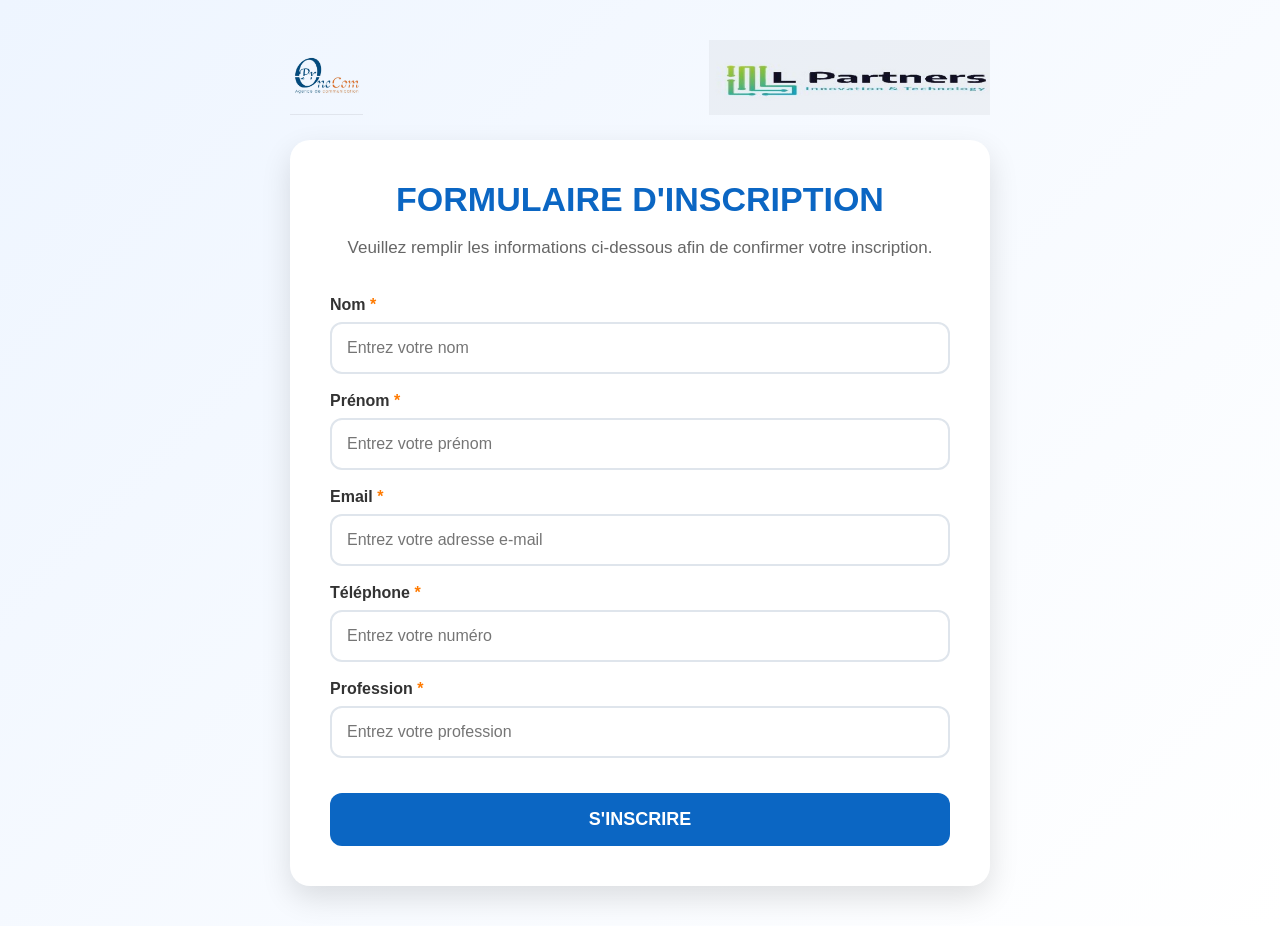
<file: index.html>
<!DOCTYPE html>
<html lang="fr">

<head>

    <meta charset="UTF-8">
    <meta name="viewport" content="width=device-width, initial-scale=1.0">

    <title>Formulaire d'inscription</title>

    <link rel="stylesheet" href="style.css">

</head>

<body>

<div class="container">

    <!-- Logos -->

    <div class="logos">

        <img src="./images/oneprocom.jpeg" alt="One Pro Com">

        <img src="./images/robotique.png" alt="L Partners - Innovation &amp; Technology">

    </div>

    <!-- Formulaire -->

    <form action="/api/inscription" method="POST">

        <h1>FORMULAIRE D'INSCRIPTION</h1>

        <p class="description">
            Veuillez remplir les informations ci-dessous afin de confirmer votre inscription.
        </p>

        <label for="nom">
            Nom <span>*</span>
        </label>

        <input
            type="text"
            id="nom"
            name="nom"
            placeholder="Entrez votre nom"
            required>

        <label for="prenom">
            Prénom <span>*</span>
        </label>

        <input
            type="text"
            id="prenom"
            name="prenom"
            placeholder="Entrez votre prénom"
            required>

        <label for="email">
            Email <span>*</span>
        </label>

        <input
            type="email"
            id="email"
            name="email"
            placeholder="Entrez votre adresse e-mail"
            required>

        <label for="telephone">
            Téléphone <span>*</span>
        </label>

        <input
            type="text"
            id="telephone"
            name="telephone"
            placeholder="Entrez votre numéro"
            required>

        <label for="profession">
            Profession <span>*</span>
        </label>

        <input
            type="text"
            id="profession"
            name="profession"
            placeholder="Entrez votre profession"
            required>

        <button type="submit">
            S'INSCRIRE
        </button>

    </form>

</div>

</body>

</html>
</file>
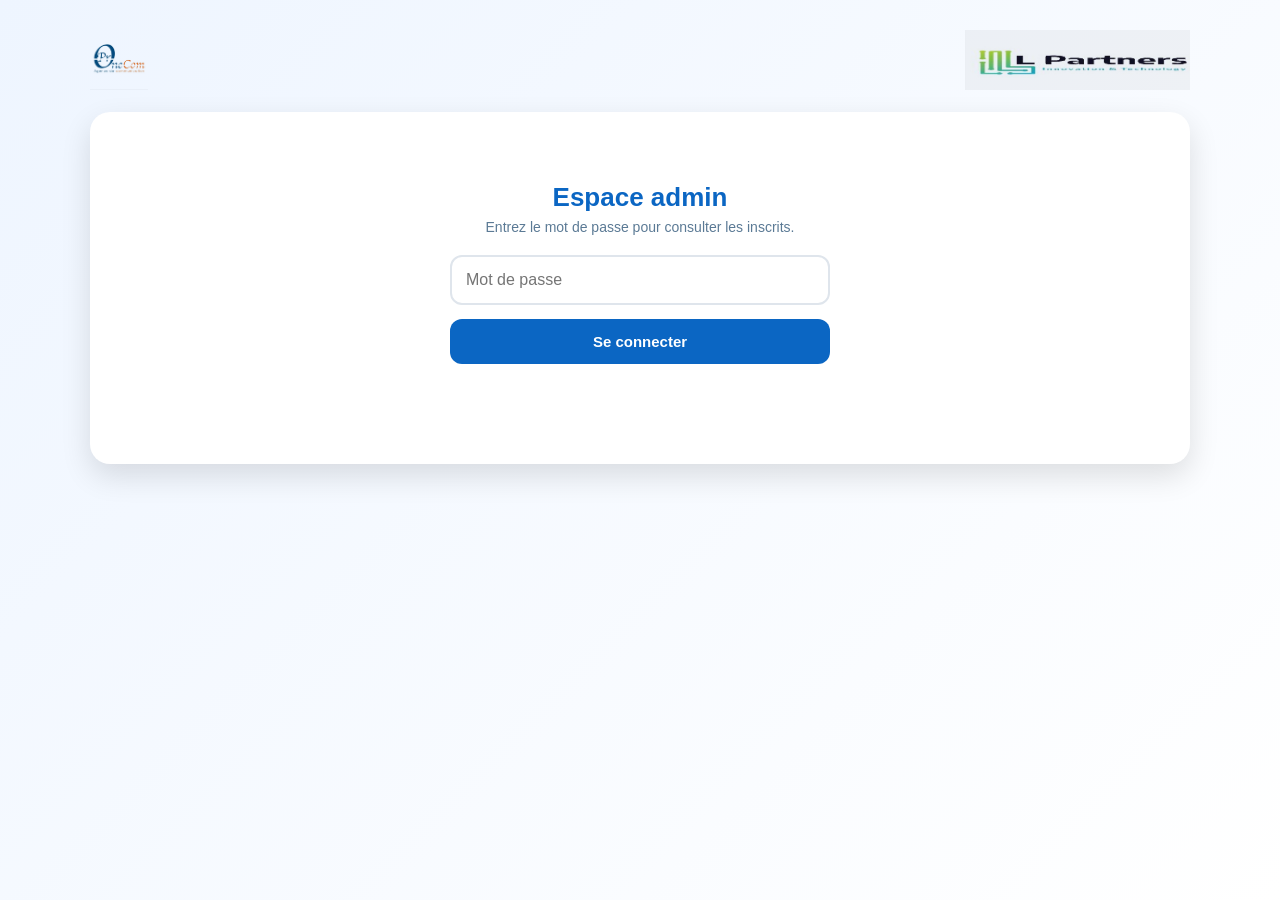
<file: admin.html>
<!DOCTYPE html>
<html lang="fr">
<head>
<meta charset="UTF-8">
<meta name="viewport" content="width=device-width, initial-scale=1.0">
<meta name="robots" content="noindex,nofollow">
<title>Espace admin</title>
<style>
    *{margin:0;padding:0;box-sizing:border-box;}
    body{font-family:Arial,Helvetica,sans-serif;background:linear-gradient(135deg,#eef5ff,#fff);min-height:100vh;padding:30px 16px;color:#0b3a63;}
    .wrap{max-width:1100px;margin:0 auto;}
    .logos{display:flex;justify-content:space-between;align-items:center;margin-bottom:22px;}
    .logos img{height:60px;object-fit:contain;mix-blend-mode:multiply;}
    .carte{background:#fff;border-radius:20px;box-shadow:0 12px 30px rgba(0,0,0,.12);padding:30px;}
    h1{font-size:26px;color:#0b66c3;margin-bottom:6px;}
    .sub{color:#5b7a95;font-size:14px;margin-bottom:20px;}
    #login{max-width:380px;margin:40px auto;text-align:center;}
    input[type=password],input[type=search]{width:100%;padding:14px;border:2px solid #dfe5ec;border-radius:12px;font-size:16px;transition:.3s;}
    input:focus{outline:none;border-color:#0b66c3;box-shadow:0 0 10px rgba(11,102,195,.25);}
    button{padding:14px 20px;background:#0b66c3;color:#fff;border:none;border-radius:12px;font-size:15px;font-weight:bold;cursor:pointer;transition:.3s;}
    button:hover{background:#094f98;}
    button.sec{background:#eef5ff;color:#0b66c3;}
    button.sec:hover{background:#dbe9fb;}
    #login button{width:100%;margin-top:14px;}
    .erreur{color:#c0392b;font-size:14px;margin-top:12px;min-height:18px;}
    #app{display:none;}
    .barre{display:flex;gap:10px;flex-wrap:wrap;align-items:center;margin-bottom:18px;}
    .barre input{flex:1;min-width:200px;}
    .compteur{background:#e8f6ec;color:#1f8a47;font-weight:bold;padding:10px 16px;border-radius:12px;font-size:14px;}
    .table-wrap{overflow-x:auto;border:1px solid #e2ecf8;border-radius:14px;}
    table{width:100%;border-collapse:collapse;font-size:14px;min-width:760px;}
    th{background:#f6faff;text-align:left;padding:12px 14px;color:#0b3a63;font-size:13px;white-space:nowrap;}
    td{padding:12px 14px;border-top:1px solid #eef3f9;}
    tr:hover td{background:#fafcff;}
    .id{font-weight:bold;color:#0b66c3;white-space:nowrap;}
    .vide{text-align:center;color:#5b7a95;padding:30px;}
</style>
</head>
<body>
<div class="wrap">
    <div class="logos">
        <img src="./images/oneprocom.jpeg" alt="One Pro Com">
        <img src="./images/robotique.png" alt="L Partners - Innovation &amp; Technology">
    </div>

    <div class="carte">
        <div id="login">
            <h1>Espace admin</h1>
            <p class="sub">Entrez le mot de passe pour consulter les inscrits.</p>
            <input type="password" id="mdp" placeholder="Mot de passe" autocomplete="current-password">
            <button id="btn-connexion">Se connecter</button>
            <p class="erreur" id="erreur"></p>
        </div>

        <div id="app">
            <h1>Inscrits</h1>
            <p class="sub">Liste en temps réel des personnes inscrites.</p>
            <div class="barre">
                <span class="compteur" id="compteur">0 inscrit</span>
                <input type="search" id="recherche" placeholder="Rechercher (nom, email, profession, ID…)">
                <button class="sec" id="btn-actualiser">Actualiser</button>
                <button id="btn-csv">Exporter (Excel/CSV)</button>
                <button class="sec" id="btn-deconnexion">Déconnexion</button>
            </div>
            <div class="table-wrap">
                <table>
                    <thead><tr><th>ID</th><th>Date</th><th>Nom</th><th>Prénom</th><th>Email</th><th>Téléphone</th><th>Profession</th></tr></thead>
                    <tbody id="corps"></tbody>
                </table>
            </div>
        </div>
    </div>
</div>

<script>
    let inscrits = [];
    let motDePasse = sessionStorage.getItem('admin_mdp') || '';

    const $ = id => document.getElementById(id);
    const esc = s => String(s ?? '').replace(/[&<>"']/g, c => ({'&':'&amp;','<':'&lt;','>':'&gt;','"':'&quot;',"'":'&#39;'}[c]));
    const fmtDate = iso => { const d = new Date(iso); return isNaN(d) ? '' : d.toLocaleString('fr-FR', {dateStyle:'short', timeStyle:'short'}); };

    async function charger() {
        $('erreur').textContent = '';
        try {
            const r = await fetch('/api/admin', { headers: { 'X-Admin-Password': motDePasse }, cache: 'no-store' });
            const data = await r.json();
            if (!r.ok) throw new Error(data.erreur || 'Erreur');
            inscrits = data.inscrits;
            sessionStorage.setItem('admin_mdp', motDePasse);
            $('login').style.display = 'none';
            $('app').style.display = 'block';
            afficher();
        } catch (e) {
            sessionStorage.removeItem('admin_mdp');
            $('login').style.display = 'block';
            $('app').style.display = 'none';
            $('erreur').textContent = e.message;
        }
    }

    function filtres() {
        const q = $('recherche').value.trim().toLowerCase();
        if (!q) return inscrits;
        return inscrits.filter(i => Object.values(i).join(' ').toLowerCase().includes(q));
    }

    function afficher() {
        const liste = filtres();
        $('compteur').textContent = `${inscrits.length} inscrit${inscrits.length > 1 ? 's' : ''}` +
            (liste.length !== inscrits.length ? ` · ${liste.length} affiché${liste.length > 1 ? 's' : ''}` : '');
        $('corps').innerHTML = liste.length ? liste.map(i => `
            <tr>
                <td class="id">${esc(i.id)}</td>
                <td>${esc(fmtDate(i.date))}</td>
                <td>${esc(i.nom)}</td>
                <td>${esc(i.prenom)}</td>
                <td>${esc(i.email)}</td>
                <td>${esc(i.telephone)}</td>
                <td>${esc(i.profession)}</td>
            </tr>`).join('') : '<tr><td class="vide" colspan="7">Aucun inscrit pour le moment.</td></tr>';
    }

    function exporterCsv() {
        const cols = ['id','date','nom','prenom','email','telephone','profession'];
        const cell = v => '"' + String(v ?? '').replace(/"/g, '""') + '"';
        const lignes = [cols.join(';')].concat(filtres().map(i => cols.map(c => cell(c === 'date' ? fmtDate(i.date) : i[c])).join(';')));
        const blob = new Blob(['\ufeff' + lignes.join('\r\n')], { type: 'text/csv;charset=utf-8' });
        const a = document.createElement('a');
        a.href = URL.createObjectURL(blob);
        a.download = `inscrits-${new Date().toISOString().slice(0,10)}.csv`;
        a.click();
        URL.revokeObjectURL(a.href);
    }

    $('btn-connexion').onclick = () => { motDePasse = $('mdp').value; charger(); };
    $('mdp').addEventListener('keydown', e => { if (e.key === 'Enter') $('btn-connexion').click(); });
    $('btn-actualiser').onclick = charger;
    $('btn-csv').onclick = exporterCsv;
    $('recherche').addEventListener('input', afficher);
    $('btn-deconnexion').onclick = () => { sessionStorage.removeItem('admin_mdp'); location.reload(); };

    if (motDePasse) charger();
</script>
</body>
</html>
</file>
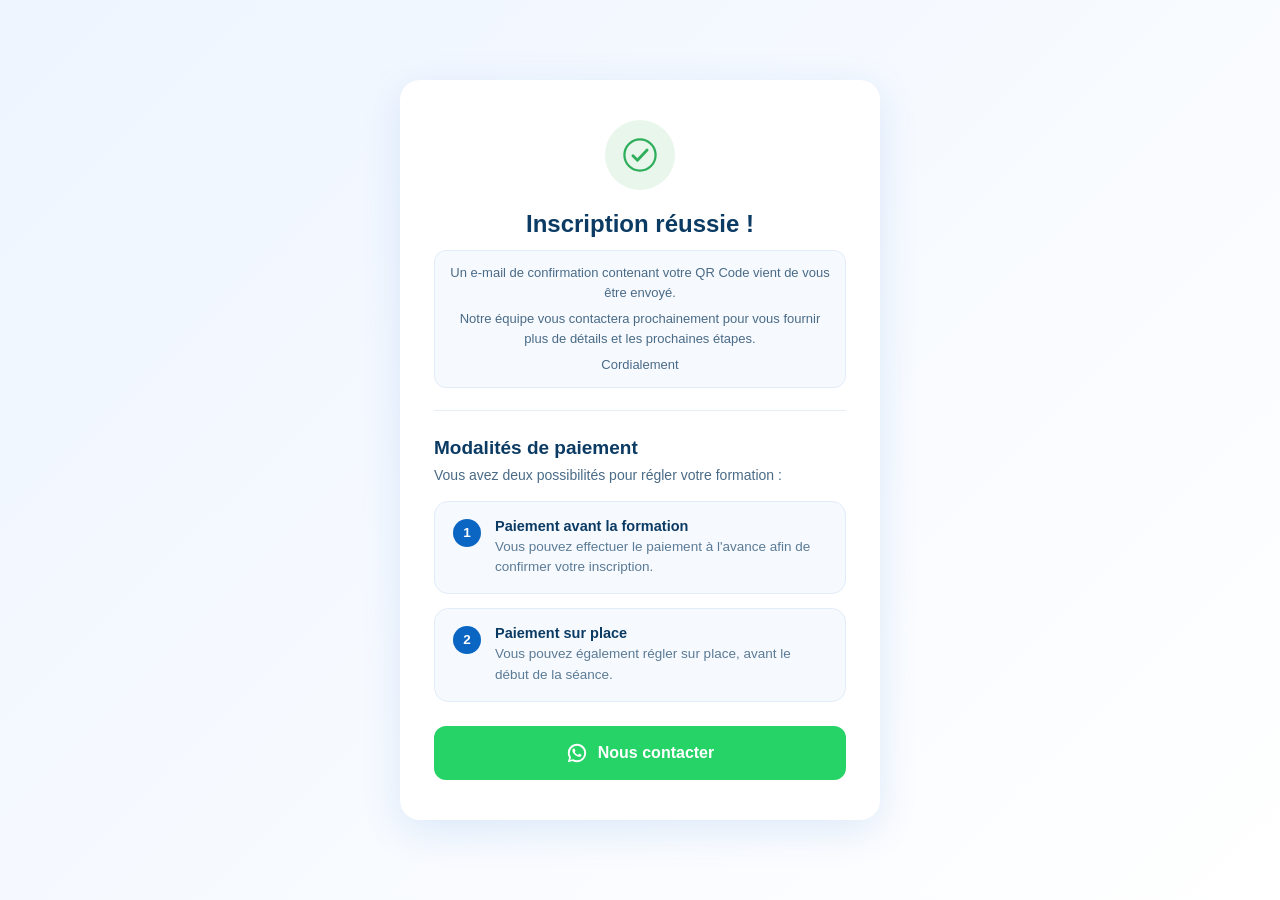
<file: confirmation.html>
<!DOCTYPE html>
<html lang="fr">
<head>
<meta charset="UTF-8">
<meta name="viewport" content="width=device-width, initial-scale=1.0">
<title>Inscription confirmée</title>
<style>
    *{
        margin:0;
        padding:0;
        box-sizing:border-box;
    }

    body{
        font-family:Arial, Helvetica, sans-serif;
        background:linear-gradient(135deg,#eef5ff,#ffffff);
        min-height:100vh;
        display:flex;
        justify-content:center;
        align-items:center;
        padding:40px 20px;
    }

    .carte{
        width:100%;
        max-width:480px;
        background:#ffffff;
        border-radius:20px;
        box-shadow:0 10px 40px rgba(11,102,195,0.12);
        padding:40px 34px;
        text-align:center;
        animation:apparition .5s ease-out;
    }

    @keyframes apparition{
        from{ opacity:0; transform:translateY(12px); }
        to{ opacity:1; transform:translateY(0); }
    }

    .icone-check{
        width:70px;
        height:70px;
        margin:0 auto 20px;
        border-radius:50%;
        background:#e8f6ec;
        display:flex;
        align-items:center;
        justify-content:center;
    }

    .icone-check svg{
        width:34px;
        height:34px;
    }

    h1{
        color:#0b3a63;
        font-size:24px;
        margin-bottom:12px;
    }

    .sous-titre{
        color:#5b7a95;
        font-size:14.5px;
        line-height:1.55;
        margin-bottom:26px;
    }

    .info-badge p + p{
        margin-top:7px;
    }

    .info-badge{
        color:#4a6a86;
        font-size:13px;
        line-height:1.5;
        background:#f6faff;
        border:1px solid #e2ecf8;
        border-radius:12px;
        padding:12px 14px;
        margin-bottom:22px;
    }

    hr{
        border:none;
        border-top:1px solid #e6edf5;
        margin-bottom:26px;
    }

    h2{
        text-align:left;
        color:#0b3a63;
        font-size:19px;
        margin-bottom:8px;
    }

    .intro-paiement{
        text-align:left;
        color:#4a6a86;
        font-size:14px;
        margin-bottom:18px;
    }

    .option{
        display:flex;
        align-items:flex-start;
        gap:14px;
        text-align:left;
        background:#f6faff;
        border:1px solid #e2ecf8;
        border-radius:14px;
        padding:16px 18px;
        margin-bottom:14px;
    }

    .badge{
        flex-shrink:0;
        width:28px;
        height:28px;
        border-radius:50%;
        background:#0b66c3;
        color:white;
        font-size:14px;
        font-weight:bold;
        display:flex;
        align-items:center;
        justify-content:center;
        margin-top:1px;
    }

    .option .badge{
        color:white !important;
    }

    .option strong{
        display:block;
        color:#0b3a63;
        font-size:14.5px;
        margin-bottom:3px;
    }

    .option span{
        color:#5b7a95;
        font-size:13.5px;
        line-height:1.5;
    }

    .btn-whatsapp{
        display:flex;
        align-items:center;
        justify-content:center;
        gap:10px;
        width:100%;
        padding:16px;
        margin-top:24px;
        background:#25D366;
        color:white;
        border:none;
        border-radius:12px;
        font-size:16px;
        font-weight:bold;
        text-decoration:none;
        cursor:pointer;
        transition:.25s;
    }

    .btn-whatsapp:hover{
        background:#1ebe5a;
        transform:translateY(-2px);
    }

    .btn-whatsapp svg{
        width:22px;
        height:22px;
        flex-shrink:0;
    }

    .separateur-btn{
        width:1px;
        height:20px;
        background:rgba(255,255,255,0.5);
    }

    @media (max-width:480px){
        .carte{ padding:32px 22px; }
        h1{ font-size:21px; }
    }
</style>
</head>
<body>

<div class="carte">

    <div class="icone-check">
        <svg viewBox="0 0 24 24" fill="none" xmlns="http://www.w3.org/2000/svg">
            <circle cx="12" cy="12" r="11" stroke="#2fae5c" stroke-width="1.6"/>
            <path d="M7 12.5L10.2 15.7L17 8.5" stroke="#2fae5c" stroke-width="2" stroke-linecap="round" stroke-linejoin="round"/>
        </svg>
    </div>

    <h1>Inscription réussie !</h1>
    <div class="info-badge">
        <p>Un e-mail de confirmation contenant votre QR Code vient de vous être envoyé.</p>
        <p>Notre équipe vous contactera prochainement pour vous fournir plus de détails et les prochaines étapes.</p>
        <p>Cordialement</p>
    </div>


    <hr>

    <h2>Modalités de paiement</h2>
    <p class="intro-paiement">Vous avez deux possibilités pour régler votre formation :</p>

    <div class="option">
        <span class="badge">1</span>
        <div>
            <strong>Paiement avant la formation</strong>
            <span>Vous pouvez effectuer le paiement à l'avance afin de confirmer votre inscription.</span>
        </div>
    </div>

    <div class="option">
        <span class="badge">2</span>
        <div>
            <strong>Paiement sur place</strong>
            <span>Vous pouvez également régler sur place, avant le début de la séance.</span>
        </div>
    </div>

    <a id="btn-whatsapp" class="btn-whatsapp" href="#" target="_blank" rel="noopener">
        <svg viewBox="0 0 24 24" fill="white" xmlns="http://www.w3.org/2000/svg">
            <path d="M12 2C6.48 2 2 6.48 2 12c0 1.85.5 3.58 1.36 5.07L2 22l5.06-1.33A9.94 9.94 0 0 0 12 22c5.52 0 10-4.48 10-10S17.52 2 12 2zm0 18a7.96 7.96 0 0 1-4.06-1.11l-.29-.17-3.02.79.81-2.94-.19-.3A7.96 7.96 0 1 1 12 20z"/>
            <path d="M16.4 13.6c-.24-.12-1.44-.71-1.66-.79-.22-.08-.39-.12-.55.12-.16.24-.63.79-.78.95-.14.16-.29.18-.53.06-.24-.12-1.02-.38-1.95-1.2-.72-.64-1.21-1.43-1.35-1.67-.14-.24-.02-.37.11-.49.11-.11.24-.29.36-.43.12-.14.16-.24.24-.4.08-.16.04-.3-.02-.42-.06-.12-.55-1.32-.75-1.8-.2-.47-.4-.41-.55-.42h-.47c-.16 0-.42.06-.64.3-.22.24-.85.83-.85 2.02s.87 2.35.99 2.51c.12.16 1.71 2.61 4.15 3.66.58.25 1.03.4 1.38.51.58.18 1.11.16 1.53.1.47-.07 1.44-.59 1.64-1.16.2-.57.2-1.06.14-1.16-.06-.1-.22-.16-.46-.28z"/>
        </svg>
        <span>Nous contacter</span>
    </a>

</div>

<script>
    const params = new URLSearchParams(window.location.search);
    const prenom = (params.get('prenom') || '').trim();
    const nom = (params.get('nom') || '').trim();

    const nomComplet = [prenom, nom].filter(Boolean).join(' ');

    const messagePrerempli = nomComplet
        ? `Bonjour, je viens de m’inscrire à la formation One Pro Com (${nomComplet}). J’aimerais échanger avec vous.`
        : "Bonjour, je viens de m’inscrire à la formation One Pro Com. J’aimerais échanger avec vous.";

    const numeroWhatsapp = "212716639486";
    document.getElementById('btn-whatsapp').href =
        `https://wa.me/${numeroWhatsapp}?text=${encodeURIComponent(messagePrerempli)}`;
</script>

</body>
</html>
</file>
<file: style.css>
/* ==========================
   STYLE GENERAL
========================== */

*{
    margin:0;
    padding:0;
    box-sizing:border-box;
}

body{

    font-family:Arial, Helvetica, sans-serif;

    background:linear-gradient(135deg,#eef5ff,#ffffff);

    min-height:100vh;

    display:flex;

    justify-content:center;

    align-items:center;

    padding:40px 20px;

}

/* ==========================
   CONTENEUR
========================== */

.container{

    width:100%;
    max-width:700px;

}

/* ==========================
   LOGOS
========================== */

.logos{

    display:flex;

    justify-content:space-between;

    align-items:center;

    margin-bottom:25px;

}

.logos img{

    height:75px;

    object-fit:contain;

    mix-blend-mode:multiply; /* fond gris clair du logo fondu dans la page */

}

/* ==========================
   FORMULAIRE
========================== */

form{

    background:white;

    border-radius:20px;

    padding:40px;

    box-shadow:0 12px 30px rgba(0,0,0,.12);

}

/* ==========================
   TITRE
========================== */

h1{

    text-align:center;

    color:#0b66c3;

    font-size:34px;

    margin-bottom:15px;

}

/* ==========================
   DESCRIPTION
========================== */

.description{

    text-align:center;

    color:#666;

    margin-bottom:35px;

    font-size:17px;

    line-height:1.6;

}

/* ==========================
   LABELS
========================== */

label{

    display:block;

    margin-bottom:8px;

    margin-top:18px;

    font-weight:bold;

    color:#333;

}

label span{

    color:#ff7a00;

}

/* ==========================
   CHAMPS
========================== */

input{

    width:100%;

    padding:15px;

    border:2px solid #dfe5ec;

    border-radius:12px;

    font-size:16px;

    transition:.3s;

}

input:focus{

    outline:none;

    border-color:#0b66c3;

    box-shadow:0 0 10px rgba(11,102,195,.25);

}

/* ==========================
   BOUTON
========================== */

button{

    width:100%;

    margin-top:35px;

    padding:16px;

    background:#0b66c3;

    color:white;

    border:none;

    border-radius:12px;

    font-size:18px;

    font-weight:bold;

    cursor:pointer;

    transition:.3s;

}

button:hover{

    background:#094f98;

    transform:translateY(-2px);

}

/* ==========================
   RESPONSIVE
========================== */

@media (max-width:768px){

    form{

        padding:25px;

    }

    .logos{

        flex-direction:column;

        gap:15px;

    }

    .logos img{

        height:65px;

    }

    h1{

        font-size:28px;

    }

}
</file>
